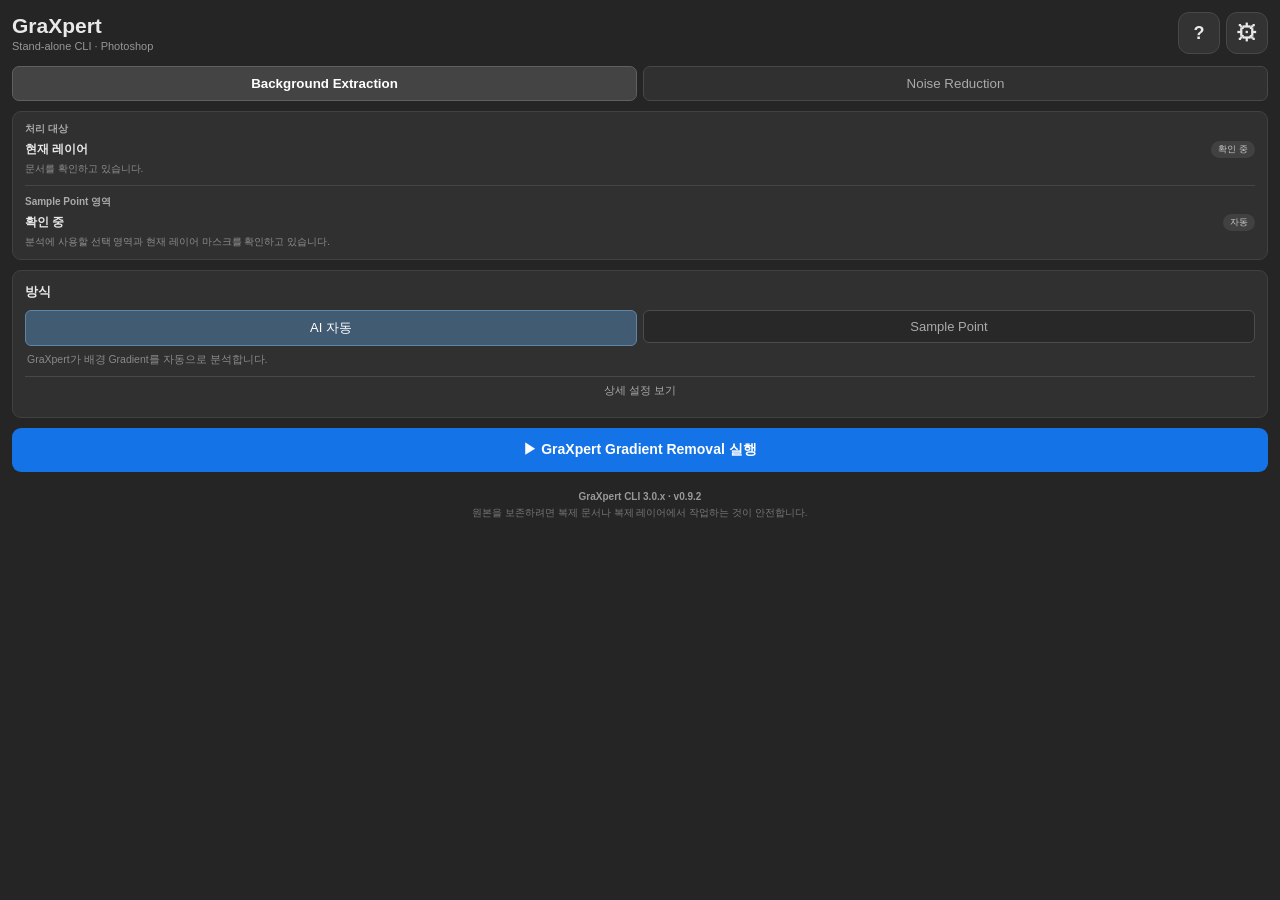
<file: GraXpert-Photoshop-Panel/client/index.html>
<!doctype html>
<html lang="ko">
<head>
  <meta charset="utf-8">
  <title>GraXpert</title>
  <link rel="stylesheet" href="style.css">
</head>
<body>
<div class="panel">
  <div class="header">
    <div>
      <div class="title">GraXpert</div>
      <div class="sub">Stand-alone CLI · Photoshop</div>
    </div>
    <div class="header-actions">
      <button id="helpBtn" class="badge help-btn" type="button" title="빠른 도움말" aria-label="빠른 도움말" aria-expanded="false" aria-controls="quickHelp">?</button>
      <button id="settingsBtn" class="badge settings-btn" type="button" title="설정" aria-label="설정" aria-pressed="false"><span class="settings-icon" aria-hidden="true">&#9881;&#65038;</span></button>
    </div>
  </div>

  <div id="quickHelp" class="quick-help hidden" role="region" aria-label="빠른 도움말">
    <div class="quick-help-header">
      <div>
        <div class="quick-help-title">GraXpert 도움말</div>
        <div class="quick-help-subtitle">v0.9.2 · Photoshop CEP Panel</div>
      </div>
      <button id="closeQuickHelp" type="button" title="도움말 닫기" aria-label="도움말 닫기">×</button>
    </div>

    <section class="quick-help-section">
      <h2>시작하기</h2>
      <ol>
        <li>Photoshop에서 처리할 RGB 픽셀 레이어를 선택합니다.</li>
        <li>설정에서 GraXpert 실행 파일 경로와 GPU 사용 여부를 확인합니다.</li>
        <li>Background Extraction 또는 Noise Reduction 탭을 선택해 실행합니다.</li>
      </ol>
      <p>결과는 원본을 변경하지 않고, 처리 시작 시 선택했던 레이어 바로 위에 새 레이어로 추가됩니다.</p>
    </section>

    <section class="quick-help-section">
      <h2>Background Extraction</h2>
      <p><strong>AI 자동</strong>은 GraXpert가 배경 Gradient를 자동 분석합니다. 처음 사용할 때 권장합니다.</p>
      <p><strong>Sample Point</strong>는 사용자가 확인한 배경 위치로 Gradient를 계산합니다. 자동 결과가 은하나 성운까지 어둡게 만들 때 사용하세요.</p>
      <ul>
        <li>[자동 생성]으로 초기 Point를 만듭니다.</li>
        <li>[Gradient Editor 열기]에서 Point를 추가·삭제·이동합니다.</li>
        <li>초록색 Point만 계산에 사용됩니다. 주황색과 빨간색은 위치 또는 품질 설정을 조정하세요.</li>
        <li>빠른 미리보기로 원본과 비교한 뒤 Photoshop에 적용해 전체 해상도 결과를 생성합니다.</li>
      </ul>
    </section>

    <section class="quick-help-section">
      <h2>선택 영역과 레이어 마스크</h2>
      <p><strong>Background Extraction:</strong> 선택 영역이나 현재 레이어 마스크는 Sample Point 분석 범위로만 사용합니다. Gradient 결과에는 마스크를 만들지 않습니다.</p>
      <p><strong>Noise Reduction:</strong> Photoshop 선택 영역을 우선 결과 마스크로 사용하며, 선택 영역이 없으면 현재 레이어 마스크를 복사합니다.</p>
    </section>

    <section class="quick-help-section">
      <h2>상세 설정</h2>
      <ul>
        <li><strong>Smoothing:</strong> 배경 모델을 부드럽게 만드는 정도이며 기본값은 0.50입니다.</li>
        <li><strong>Correction:</strong> 일반적인 광해는 Subtraction, 비네팅은 Division을 비교합니다.</li>
        <li><strong>Background Model:</strong> 선택하면 전체 해상도 모델을 숨김 레이어로 추가합니다.</li>
        <li><strong>Denoise Strength:</strong> 기본값 0.50에서 시작합니다.</li>
        <li><strong>Batch Size:</strong> 기본값 4이며 GPU 메모리 부족 시 2 또는 1로 낮춥니다.</li>
      </ul>
    </section>

    <section class="quick-help-section">
      <h2>문제가 있을 때</h2>
      <ul>
        <li>처리 중에는 패널, 원본 문서와 Gradient Editor를 닫지 마세요.</li>
        <li>처리 중 선택 레이어, 문서 이름 또는 캔버스 크기를 변경하지 마세요.</li>
        <li>GraXpert를 찾지 못하면 설정에서 GraXpert.exe를 다시 선택합니다.</li>
        <li>설치 문제가 있으면 Photoshop을 종료하고 Diagnose_Install.bat를 실행합니다.</li>
      </ul>
    </section>

    <div class="quick-help-note">이번 v0.9.2 배포에서는 Background Extraction과 Noise Reduction을 제공합니다.</div>
  </div>

  <div id="tabs" class="tabs">
    <button id="tabBg" class="tab active">Background Extraction</button>
    <button id="tabNeutral" class="tab hidden" aria-hidden="true" tabindex="-1">Color Calibration</button>
    <button id="tabDn" class="tab">Noise Reduction</button>
  </div>

  <div id="scopeCard" class="card processing-context-card">
    <div class="processing-context-block">
      <div class="processing-context-label">처리 대상</div>
      <div class="processing-context-row">
        <div id="backgroundTargetValue" class="processing-context-value">현재 레이어</div>
        <span id="backgroundTargetBadge" class="processing-context-badge checking">확인 중</span>
      </div>
      <div id="backgroundTargetHint" class="processing-context-hint">문서를 확인하고 있습니다.</div>
    </div>
    <div class="processing-context-divider"></div>
    <div class="processing-context-block">
      <div class="processing-context-label">Sample Point 영역</div>
      <div class="processing-context-row">
        <div id="backgroundMaskValue" class="processing-context-value">확인 중</div>
        <span id="backgroundMaskBadge" class="processing-context-badge checking">자동</span>
      </div>
      <div id="backgroundMaskHint" class="processing-context-hint">분석에 사용할 선택 영역과 현재 레이어 마스크를 확인하고 있습니다.</div>
    </div>
  </div>

  <div id="bgPanel">
    <div id="gradientCard" class="card">
      <div class="section-title">방식</div>
      <div class="segmented method-grid" role="radiogroup" aria-label="Background Extraction 방식">
        <label><input type="radio" name="gradientMethod" value="AI" checked><span>AI 자동</span></label>
        <label><input type="radio" name="gradientMethod" value="sample"><span>Sample Point</span></label>
      </div>
      <div id="gradientMethodHint" class="hint method-hint">GraXpert가 배경 Gradient를 자동으로 분석합니다.</div>

      <div id="gradientAdvancedBody" class="gradient-advanced-body hidden">
        <div id="gradientSampleMethod" class="gradient-sample-method hidden">
          <label for="gradientInterpolation">포인트 보간</label>
          <select id="gradientInterpolation">
            <option value="RBF" selected>RBF</option>
            <option value="Splines">Splines</option>
            <option value="Kriging">Kriging</option>
          </select>
          <div class="hint">배경 포인트 사이의 Gradient를 계산하는 방식을 선택합니다.</div>
        </div>

        <div class="spacer"></div>
        <div class="row between">
          <label class="section-title no-margin">Smoothing</label>
          <span id="smoothingValue" class="big-value">0.50</span>
        </div>
        <input id="smoothing" type="range" min="0" max="1" step="0.01" value="0.50">
        <div class="ticks"><span>0</span><span>0.5</span><span>1.0</span></div>

        <div class="spacer"></div>
        <div class="section-title">Correction</div>
        <div class="segmented">
          <label><input type="radio" name="correction" value="Subtraction" checked><span>Subtraction</span></label>
          <label><input type="radio" name="correction" value="Division"><span>Division</span></label>
        </div>

        <label class="check">
          <input id="addBackgroundLayer" type="checkbox">
          <span>Background Model 레이어 추가</span>
        </label>
        <div class="hint">전체 해상도 Model을 숨김 레이어로 가져옵니다.</div>
      </div>
      <button id="gradientAdvancedToggle" class="advanced-toggle" type="button" aria-expanded="false">상세 설정 보기</button>
    </div>
  </div>

  <div id="sampleCard" class="card hidden">
    <div class="row between">
      <div id="sampleCardTitle" class="section-title no-margin">Sample Point</div>
      <span id="sampleCount" class="sample-count">준비되지 않음</span>
    </div>
    <div class="sample-primary-actions">
      <button id="generateSamples" class="editor-main-btn">자동 생성</button>
      <button id="openSampleWindow" class="editor-main-btn sample-window-btn">Gradient Editor 열기</button>
    </div>

    <div id="sampleMainDetails" class="hidden" aria-hidden="true">
      <div id="qualityReport" class="quality-report sample-quality-summary">품질 분석 전</div>
      <div id="sampleScopeStatus" class="sample-scope-status">Point 생성 영역: 자동 감지 전<br>결과 적용 영역: 현재 레이어 전체</div>

      <div class="row between sample-option-row">
        <label for="pointsPerRow">행당 포인트</label>
        <input id="pointsPerRow" type="number" min="4" max="25" step="1" value="15">
      </div>
      <div class="hint">GraXpert 기본값 15입니다. 이미지 가로 한 줄의 Grid 포인트 수입니다.</div>

      <div class="row between sample-option-row">
        <label for="gridTolerance">Grid Tolerance</label>
        <input id="gridTolerance" type="number" min="-2" max="10" step="0.1" value="1.0">
      </div>
      <div class="hint">GraXpert 기본값 1.0입니다. 높을수록 더 밝은 배경 후보를 허용합니다.</div>

      <div id="selectionStatus" class="hint">Photoshop 선택 영역: 확인 전</div>

        <div class="quality-preset-title">추가 품질 검사</div>
        <div class="segmented quality-preset">
          <label title="패널 보강 검사를 끄고 GraXpert Grid Tolerance만 적용합니다."><input type="radio" name="qualityPreset" value="off"><span>Grid만 적용</span></label>
          <label><input type="radio" name="qualityPreset" value="relaxed"><span>느슨함</span></label>
          <label><input type="radio" name="qualityPreset" value="standard" checked><span>표준</span></label>
          <label><input type="radio" name="qualityPreset" value="strict"><span>엄격함</span></label>
        </div>

        <div class="editor-actions">
          <button id="autoSamples" class="small-btn">다시 자동 생성</button>
          <button id="undoSample" class="small-btn">마지막 삭제</button>
          <button id="clearSamples" class="small-btn">전체 삭제</button>
        </div>

        <div class="row between sample-option-row">
          <label for="sampleSize">Sample Size</label>
          <div class="number-with-unit">
            <input id="sampleSize" type="number" min="2" max="200" step="1" value="25">
            <span>px</span>
          </div>
        </div>
        <div class="hint">GraXpert 기본값 25입니다. 중심에서 한쪽으로 25px, 전체 약 50×50px 영역을 계산합니다.</div>

      <label class="check">
        <input id="selectionOnly" type="checkbox">
        <span>자동 생성을 Photoshop 선택 영역 내부로 제한</span>
      </label>
    </div>

    <div id="samplePreviewDisplayState" class="hidden" aria-hidden="true">
      <select id="stretchPreset">
        <option selected>No Stretch</option>
        <option>10% Bg, 3 sigma</option>
        <option>15% Bg, 3 sigma</option>
        <option>20% Bg, 3 sigma</option>
        <option>30% Bg, 2 sigma</option>
        <option>40% Bg, 1.5 sigma</option>
      </select>
      <output id="previewSaturationValue" for="previewSaturation">1.0</output>
      <input id="previewSaturation" type="range" min="0" max="3" step="0.1" value="1">
    </div>

    <button id="preparePreview" class="hidden" type="button">Preview 준비</button>
    <div id="sampleEditor" class="sample-editor hidden">
      <div id="sampleCanvasWrap" class="sample-canvas-wrap hidden">
        <canvas id="sampleCanvas"></canvas>
        <div id="sampleCanvasEmpty" class="sample-canvas-empty">Preview 준비 중</div>
      </div>
      <div id="pointQualityStatus" class="hidden">Point 품질 정보</div>
    </div>
  </div>

  <div id="dnPanel" class="hidden">
    <div id="denoiseScopeCard" class="card processing-context-card">
      <div class="processing-context-block">
        <div class="processing-context-label">처리 대상</div>
        <div class="processing-context-row">
          <div id="denoiseTargetValue" class="processing-context-value">현재 레이어</div>
          <span id="denoiseTargetBadge" class="processing-context-badge checking">확인 중</span>
        </div>
        <div id="denoiseTargetHint" class="processing-context-hint">문서를 확인하고 있습니다.</div>
      </div>
      <div class="processing-context-divider"></div>
      <div class="processing-context-block">
        <div class="processing-context-label">결과 마스크</div>
        <div class="processing-context-row">
          <div id="denoiseMaskValue" class="processing-context-value">확인 중</div>
          <span id="denoiseMaskBadge" class="processing-context-badge checking">자동</span>
        </div>
        <div id="denoiseMaskHint" class="processing-context-hint">선택 영역과 현재 레이어 마스크를 확인하고 있습니다.</div>
      </div>
    </div>

    <div class="card">
      <div class="section-title">Denoise</div>
      <div class="hint">기본 설정으로 바로 실행하거나 필요한 경우 상세 설정을 조정합니다.</div>
      <div id="denoiseAdvancedBody" class="denoise-advanced-body hidden">
        <div class="row between">
          <label class="section-title no-margin">Denoise Strength</label>
          <span id="strengthValue" class="big-value">0.50</span>
        </div>
        <input id="strength" type="range" min="0" max="1" step="0.01" value="0.50">
        <div class="ticks"><span>0</span><span>0.5</span><span>1.0</span></div>

        <div class="spacer"></div>
        <div class="row between">
          <label>Batch Size</label>
          <select id="batchSize">
            <option>1</option>
            <option>2</option>
            <option selected>4</option>
            <option>8</option>
            <option>16</option>
            <option>32</option>
          </select>
        </div>
        <div class="hint">VRAM이 부족하면 1~2로 낮추세요.</div>
      </div>
      <button id="denoiseAdvancedToggle" class="advanced-toggle" type="button" aria-expanded="false">상세 설정 보기</button>
    </div>
  </div>

  <div id="neutralPanel" class="hidden">
    <div id="neutralScopeCard" class="card">
      <div class="section-title">처리 범위</div>
      <div class="segmented neutral-scope-grid">
        <label class="neutral-scope-option"
          data-description="지정 영역이 있으면 배경 분석에 사용하되, 결과는 현재 레이어 전체에 적용합니다."
          title="지정 영역이 있으면 배경 분석에 사용하되, 결과는 현재 레이어 전체에 적용합니다.">
          <input id="neutralScopeLayer" type="radio" name="neutralScope" value="layer" checked>
          <span>현재 레이어</span>
        </label>
        <label class="neutral-scope-option"
          data-description="선택 영역 또는 현재 레이어 마스크를 분석하고, 결과 레이어에도 같은 영역 마스크를 적용합니다."
          title="선택 영역 또는 현재 레이어 마스크를 분석하고, 결과 레이어에도 같은 영역 마스크를 적용합니다.">
          <input id="neutralSkyOnly" type="radio" name="neutralScope" value="sky">
          <span>지정 영역</span>
        </label>
      </div>
      <div id="neutralMaskStatus" class="hint scope-hint neutral-scope-status">분석: 확인 전 · 결과: 현재 레이어 전체</div>
    </div>

    <div id="neutralCard" class="card active-stretch-card">
      <div class="section-title">배경 중화</div>
      <div class="hint">현재 선형 레이어의 배경을 분석해 RGB 색상 균형을 맞춥니다.</div>

      <div id="neutralPointSlot"></div>

      <div id="neutralEstimateStatus" class="neutral-mask-status">
        배경 분석 후 보정 필요도와 예상 RGB 이동량을 표시합니다.
      </div>

      <div class="preview-saturation active-strength">
        <div class="row between">
          <label for="neutralStrength">보정 강도</label>
          <output id="neutralStrengthValue" for="neutralStrength">100%</output>
        </div>
        <input id="neutralStrength" type="range" min="0" max="100" step="5" value="100">
      </div>

      <button id="neutralizeActiveLayer" class="editor-main-btn">중화 레이어 생성</button>

      <div id="neutralInternalState" class="hidden" aria-hidden="true">
        <button id="neutralAnalyze" type="button">배경 분석</button>
        <output id="neutralSampleCount">0 usable points</output>
        <div id="neutralAnalysisStatus">자동 분석 전</div>
      </div>
      <div class="hint neutral-final-hint">원본은 유지되며 결과는 현재 레이어 바로 위에 생성됩니다.</div>
    </div>
  </div>

  <div id="runtimeCard" class="card hidden">
    <label class="check prominent">
      <input id="useGpu" type="checkbox" checked>
      <span>GPU acceleration</span>
    </label>

    <div class="section-title path-title">GraXpert 실행 파일</div>
    <div class="path-row">
      <input id="exePath" type="text" value="GraXpert.exe" spellcheck="false">
      <button id="browsePath" class="small-btn">찾기</button>
      <button id="savePath" class="small-btn">저장</button>
    </div>
    <div class="hint">PATH 미등록 시 GraXpert.exe 전체 경로를 입력하세요.</div>
  </div>

  <div class="execution-area" aria-label="처리 실행 및 상태">
    <button id="runBtn" class="run-btn">
      <span>▶</span>
      <span id="runText">GraXpert Gradient Removal 실행</span>
    </button>

    <div id="progressWrap" class="progress-wrap hidden" role="status" aria-live="polite">
      <div class="progress"><div id="progressBar"></div></div>
      <div class="progress-status-row">
        <div id="status" class="status">준비 중</div>
        <button id="cancelRunBtn" class="cancel-run hidden" type="button">처리 취소</button>
      </div>
    </div>

    <div id="message" class="message" aria-live="polite"></div>
  </div>

  <div id="footer" class="footer">
    <div class="footer-version">GraXpert CLI 3.0.x · v0.9.2</div>
    <div>원본을 보존하려면 복제 문서나 복제 레이어에서 작업하는 것이 안전합니다.</div>
  </div>
</div>
<script src="main.js"></script>
</body>
</html>
</file>
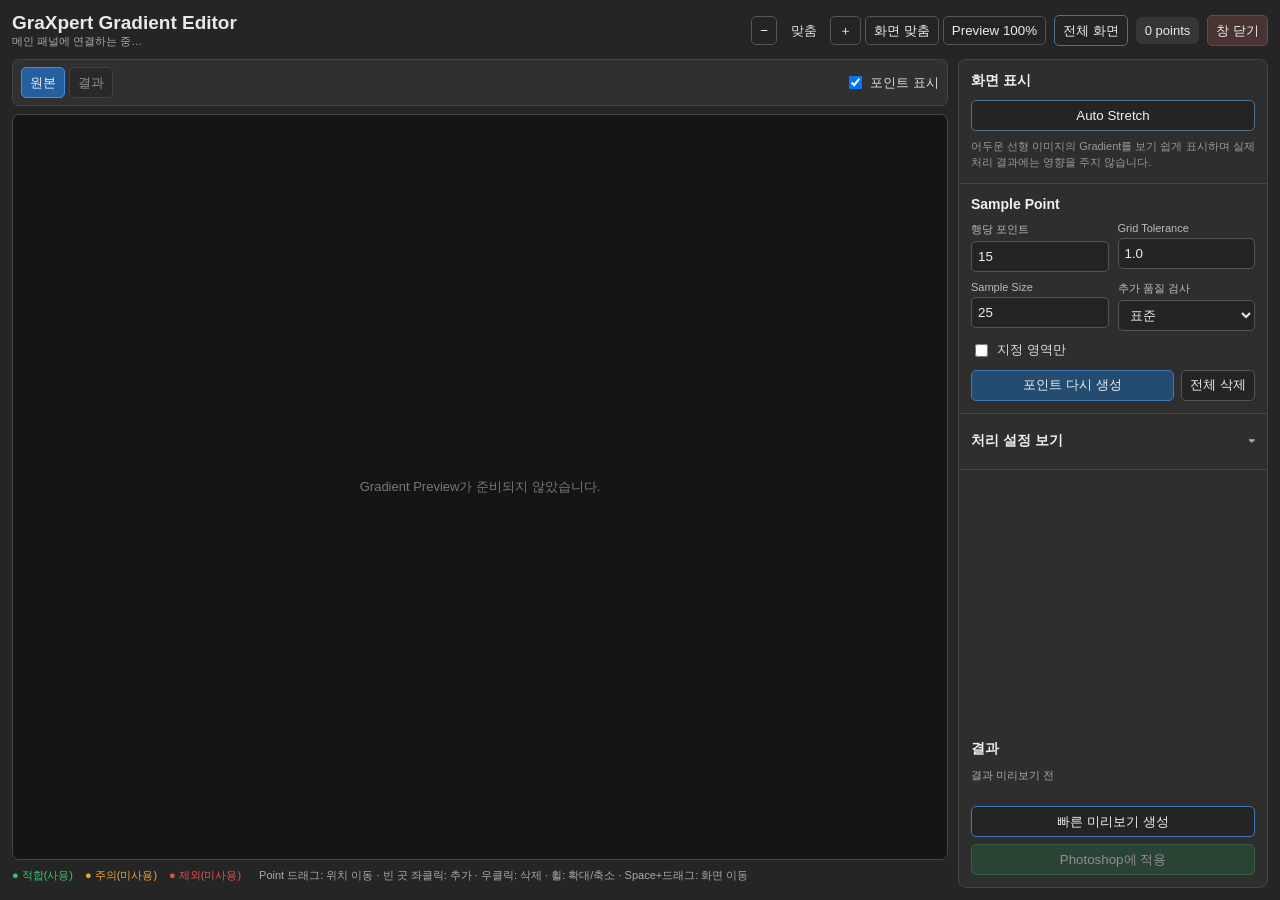
<file: GraXpert-Photoshop-Panel/client/gradient-editor-window.html>
<!doctype html>
<html lang="ko">
<head>
  <meta charset="utf-8">
<title>GraXpert Gradient Editor</title>
  <link rel="stylesheet" href="sample-editor-window.css">
</head>
<body data-editor-mode="background">
  <header>
    <div>
      <h1>GraXpert Gradient Editor</h1>
      <div id="selectionStatus" class="sub">메인 패널에 연결하는 중…</div>
    </div>
    <div class="header-actions">
      <div class="zoom-controls" aria-label="Preview 확대 및 축소">
        <button id="zoomOut" type="button" title="축소">−</button>
        <output id="zoomValue">맞춤</output>
        <button id="zoomIn" type="button" title="확대">＋</button>
        <button id="zoomFit" type="button">화면 맞춤</button>
        <button id="zoomActual" type="button">Preview 100%</button>
      </div>
      <button id="toggleFullscreen" class="fullscreen-btn" type="button" title="모니터 작업 영역에 맞춤" aria-pressed="false">전체 화면</button>
      <div id="gridStatus" class="grid-status hidden">포인트 재생성 필요</div>
      <div id="sampleCount" class="count">0 points</div>
      <button id="closeEditor" class="close-btn">창 닫기</button>
    </div>
  </header>

  <div class="editor-workspace">
    <section class="preview-pane" aria-label="Gradient Preview">
      <div class="preview-toolbar">
        <div class="view-switch" aria-label="Preview 표시">
          <button id="viewOriginal" class="active" type="button">원본</button>
          <button id="viewResult" type="button" disabled>결과</button>
        </div>
        <label class="point-visibility" title="원본과 결과를 비교할 때 Sample Point 사각형을 표시하거나 숨깁니다.">
          <input id="showPoints" type="checkbox" checked> 포인트 표시
        </label>
      </div>

      <main id="canvasWrap">
        <canvas id="sampleCanvas"></canvas>
        <div id="emptyMessage">Gradient Preview가 준비되지 않았습니다.</div>
        <div id="contextWarningOverlay" class="context-warning-overlay hidden" role="alert"></div>
        <div id="resultBusyOverlay" class="result-busy-overlay hidden" role="status" aria-live="polite">
          <span class="busy-spinner" aria-hidden="true"></span>
          <strong>Gradient 결과 생성 중…</strong>
          <span>계산이 끝날 때까지 잠시 기다려 주세요.</span>
        </div>
      </main>

      <footer>
        <div class="legend"><span class="good">● 적합(사용)</span><span class="warning">● 주의(미사용)</span><span class="exclude">● 제외(미사용)</span></div>
        <div id="pointInfo">Point 드래그: 위치 이동 · 빈 곳 좌클릭: 추가 · 우클릭: 삭제 · 휠: 확대/축소 · Space+드래그: 화면 이동</div>
        <div id="qualityReport"></div>
      </footer>
    </section>

    <aside class="control-sidebar" aria-label="Gradient Editor 설정">
      <section class="sidebar-section display-section">
        <h2>화면 표시</h2>
        <button id="autoStretch" class="auto-stretch-toggle wide-button" type="button"
          title="광해와 색상 Gradient 확인을 위한 강한 40% Background, 1.5 sigma Stretch입니다. 원본과 결과에 동일하게 적용하며 실제 결과에는 영향이 없습니다."
          aria-pressed="false">Auto Stretch</button>
        <p class="sidebar-hint">어두운 선형 이미지의 Gradient를 보기 쉽게 표시하며 실제 처리 결과에는 영향을 주지 않습니다.</p>
      </section>

      <section class="sidebar-section sample-section">
        <h2>Sample Point</h2>
        <div class="sidebar-field-grid">
          <label title="GraXpert Points per row 값입니다. 이미지 가로 한 줄에 배치할 Grid 포인트 수입니다.">행당 포인트
            <input id="pointsPerRow" type="number" min="4" max="25" step="1" value="15">
          </label>
          <label title="배경 밝기 허용 범위입니다. 기본 1.0이며, 높일수록 밝은 광해 영역도 후보로 허용합니다.">Grid Tolerance
            <input id="gridTolerance" type="number" min="-2" max="10" step="0.1" value="1.0">
          </label>
          <label title="GraXpert sample_size 값입니다. 25이면 포인트 주변 약 50×50px 영역을 계산합니다.">Sample Size
            <input id="sampleSize" type="number" min="2" max="200" step="1" value="25">
          </label>
          <label title="Grid만 적용은 추가 검사를 끄고 GraXpert Grid Tolerance만 사용합니다. 나머지는 별과 천체 구조를 한 번 더 검사합니다.">추가 품질 검사
            <select id="qualityPreset">
              <option value="off">Grid만 적용</option>
              <option value="relaxed">느슨함</option>
              <option value="standard" selected>표준</option>
              <option value="strict">엄격함</option>
            </select>
          </label>
        </div>
        <label class="sidebar-check"><input id="selectionOnly" type="checkbox"> <span id="selectionOnlyLabel">지정 영역만</span></label>
        <div class="sidebar-button-row">
          <button id="autoSamples" class="primary-button" type="button">포인트 다시 생성</button>
          <button id="clearSamples" type="button">전체 삭제</button>
        </div>
      </section>

      <section class="sidebar-section processing-section">
        <button id="processingToggle" class="section-toggle" type="button" aria-expanded="false">처리 설정 보기</button>
        <div id="processingBody" class="processing-body hidden">
          <label>포인트 보간
            <select id="editorInterpolation">
              <option value="RBF">RBF</option>
              <option value="Splines">Splines</option>
              <option value="Kriging">Kriging</option>
            </select>
          </label>
          <label>Correction
            <select id="editorCorrection">
              <option value="Subtraction">Subtraction</option>
              <option value="Division">Division</option>
            </select>
          </label>
          <label class="smoothing-control">Smoothing <output id="editorSmoothingValue">0.50</output>
            <input id="editorSmoothing" type="range" min="0" max="1" step="0.01" value="0.50">
          </label>
          <label class="sidebar-check"><input id="editorAddBackgroundLayer" type="checkbox"> Background Model 레이어 추가</label>
        </div>
      </section>

      <section class="sidebar-section result-section">
        <h2>결과</h2>
        <div id="resultStatus" class="result-status">결과 미리보기 전</div>
        <button id="generateResult" class="result-generate wide-button" type="button" title="GraXpert를 실행하지 않고 축소 Preview에서 빠르게 계산합니다.">빠른 미리보기 생성</button>
        <button id="cancelResult" class="hidden wide-button" type="button">처리 취소</button>
        <button id="applyResult" class="result-apply wide-button" type="button" disabled>Photoshop에 적용</button>
      </section>
    </aside>
  </div>

  <script src="sample-editor-window.js"></script>
</body>
</html>
</file>
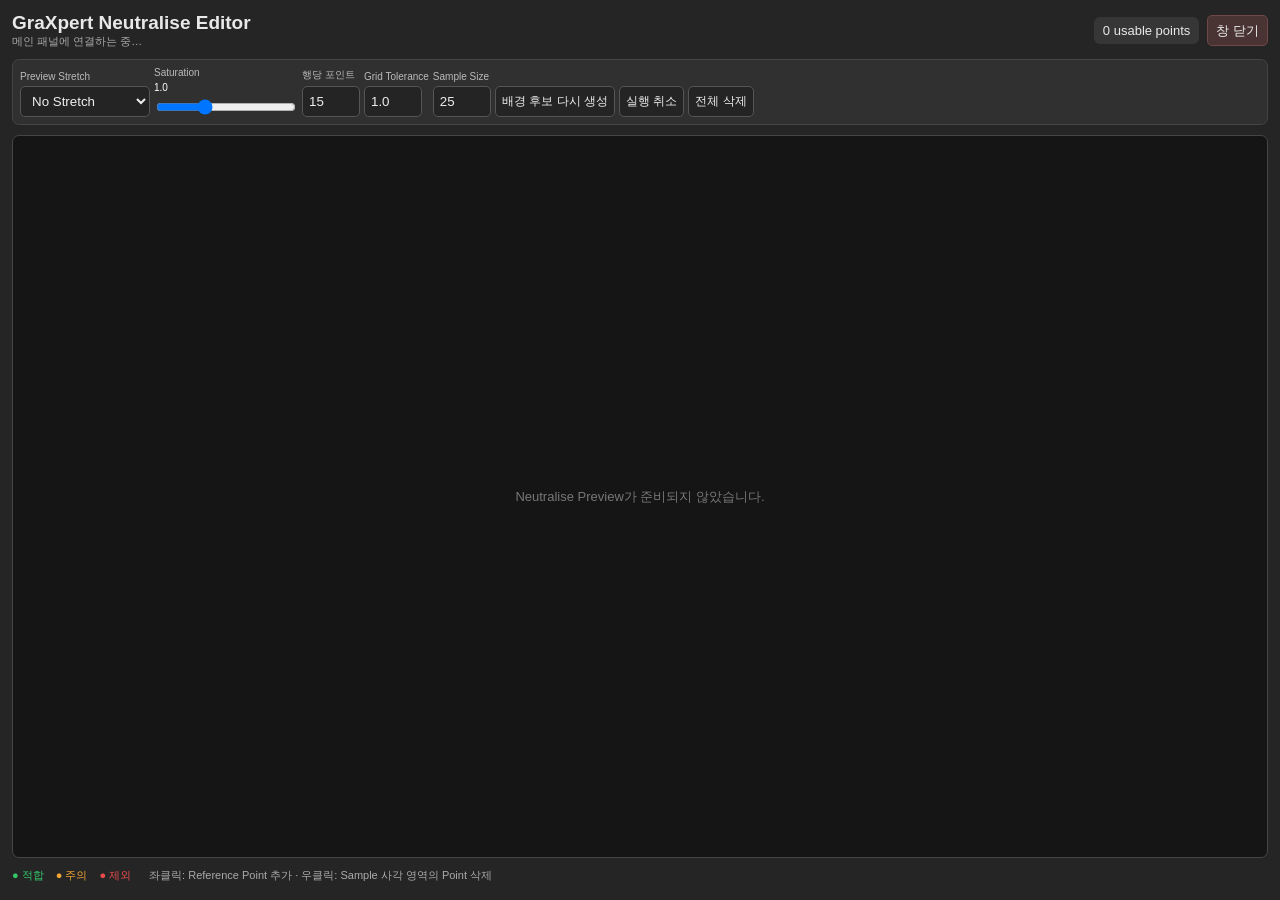
<file: GraXpert-Photoshop-Panel/client/neutral-editor-window.html>
<!doctype html>
<html lang="ko">
<head>
  <meta charset="utf-8">
  <title>GraXpert Neutralise Editor</title>
  <link rel="stylesheet" href="sample-editor-window.css">
</head>
<body data-editor-mode="neutralize">
  <header>
    <div>
      <h1>GraXpert Neutralise Editor</h1>
      <div id="selectionStatus" class="sub">메인 패널에 연결하는 중…</div>
    </div>
    <div class="header-actions">
      <div id="sampleCount" class="count">0 usable points</div>
      <button id="closeEditor" class="close-btn" type="button">창 닫기</button>
    </div>
  </header>

  <div class="toolbar">
    <label class="preview-stretch-label">Preview Stretch
      <select id="stretchPreset">
        <option>No Stretch</option>
        <option>10% Bg, 3 sigma</option>
        <option>15% Bg, 3 sigma</option>
        <option>20% Bg, 3 sigma</option>
        <option>30% Bg, 2 sigma</option>
        <option>40% Bg, 1.5 sigma</option>
      </select>
    </label>
    <label class="saturation-label">Saturation <output id="saturationValue">1.0</output>
      <input id="saturation" type="range" min="0" max="3" step="0.1" value="1">
    </label>
    <label title="GraXpert Points per row 값입니다. 이미지 가로 한 줄에 배치할 Grid 포인트 수입니다.">행당 포인트
      <input id="pointsPerRow" type="number" min="4" max="25" step="1" value="15">
    </label>
    <label title="GraXpert Grid Tolerance 값입니다. 높을수록 더 밝은 배경 후보도 허용합니다.">Grid Tolerance
      <input id="gridTolerance" type="number" min="-2" max="10" step="0.1" value="1.0">
    </label>
    <label title="GraXpert sample_size 값입니다. 25이면 포인트 주변 약 50×50px 영역을 계산합니다.">Sample Size
      <input id="sampleSize" type="number" min="2" max="200" step="1" value="25">
    </label>
    <label class="check hidden"><input id="selectionOnly" type="checkbox"> <span id="selectionOnlyLabel">분석 영역만</span></label>
    <div class="editor-button-group">
      <button id="autoSamples" type="button">배경 후보 다시 생성</button>
      <button id="undoSample" type="button">실행 취소</button>
      <button id="clearSamples" type="button">전체 삭제</button>
    </div>
  </div>

  <main id="canvasWrap">
    <canvas id="sampleCanvas"></canvas>
    <div id="emptyMessage">Neutralise Preview가 준비되지 않았습니다.</div>
  </main>

  <footer>
    <div class="legend"><span class="good">● 적합</span><span class="warning">● 주의</span><span class="exclude">● 제외</span></div>
    <div id="pointInfo">좌클릭: Reference Point 추가 · 우클릭: Sample 사각 영역의 Point 삭제</div>
    <div id="qualityReport"></div>
  </footer>

  <script src="sample-editor-window.js"></script>
</body>
</html>
</file>
<file: GraXpert-Photoshop-Panel/client/style.css>
* { box-sizing: border-box; }
html, body {
  margin: 0; padding: 0;
  background: #252525; color: #e9e9e9;
  font-family: "Segoe UI", Arial, sans-serif;
  font-size: 13px;
}
body { padding: 12px; }
.header { display:flex; justify-content:space-between; align-items:center; margin-bottom:12px; }
.title { font-size:21px; font-weight:700; }
.sub { color:#979797; font-size:11px; margin-top:2px; }
.header-actions { display:flex; align-items:center; gap:6px; }
.badge {
  width:42px; height:42px; border-radius:11px; background:#333;
  border:1px solid #484848; display:flex; align-items:center; justify-content:center; font-weight:700;
  color:#e9e9e9;
}
.settings-btn { padding:0; cursor:pointer; font-family:inherit; font-size:13px; }
.help-btn { padding:0; cursor:pointer; font-family:inherit; font-size:18px; }
.settings-icon { font-family:"Segoe UI Symbol", sans-serif; font-size:22px; line-height:1; }
.settings-btn:hover, .help-btn:hover { background:#414141; border-color:#626262; }
.settings-btn.active, .help-btn.active { background:#365b7d; border-color:#6690b4; color:#fff; }
.quick-help {
  margin:0; padding:12px; border:1px solid #4b5e70; border-radius:9px;
  background:#2b333a;
}
.quick-help-header { display:flex; align-items:flex-start; justify-content:space-between; margin-bottom:12px; }
.quick-help-title { color:#f0f0f0; font-size:16px; font-weight:700; }
.quick-help-subtitle { margin-top:2px; color:#8fa0ad; font-size:10px; }
.quick-help-header button {
  width:24px; height:24px; padding:0; border:0; border-radius:4px;
  background:transparent; color:#bbb; font-size:18px; line-height:1; cursor:pointer;
}
.quick-help-header button:hover { background:#424b53; color:#fff; }
.quick-help-section { padding:10px 0; border-top:1px solid #46525c; }
.quick-help-section h2 { margin:0 0 7px; color:#e5edf3; font-size:12px; }
.quick-help-section p { margin:5px 0; color:#b8c0c6; font-size:10.5px; line-height:1.5; }
.quick-help-section ul, .quick-help-section ol { margin:5px 0 0; padding-left:19px; color:#b8c0c6; font-size:10.5px; line-height:1.55; }
.quick-help-section li + li { margin-top:3px; }
.quick-help-section strong { color:#e4e8eb; }
.quick-help-note { margin-top:6px; padding-top:7px; border-top:1px solid #46525c; color:#9eabb5; font-size:10px; line-height:1.45; }
.tabs { display:flex; gap:6px; margin-bottom:10px; }
.tab {
  flex:1; border:1px solid #484848; background:#303030; color:#aaa;
  border-radius:7px; padding:9px 5px; cursor:pointer;
}
.tab.active { background:#444; color:#fff; border-color:#606060; font-weight:600; }

.card {
  background:#303030; border:1px solid #414141; border-radius:9px;
  padding:12px; margin-bottom:10px;
}
.row { display:flex; align-items:center; gap:8px; }
.between { justify-content:space-between; }
.section-title { font-weight:600; margin-bottom:9px; }
.no-margin { margin-bottom:0; }
.big-value { font-size:17px; font-weight:700; font-variant-numeric:tabular-nums; }

input[type="range"] { width:100%; margin:11px 0 2px 0; }
.ticks { display:flex; justify-content:space-between; color:#808080; font-size:10px; }
.spacer { height:12px; }

.radio {
  display:grid; grid-template-columns:20px 1fr; grid-template-rows:auto auto;
  padding:6px 2px; cursor:pointer;
}
.radio input { grid-row:1/3; margin-top:4px; }
.radio span { font-weight:500; }
.radio small { color:#8e8e8e; margin-top:2px; }

.segmented { display:flex; gap:6px; }
.segmented label { flex:1; position:relative; }
.segmented input { position:absolute; opacity:0; }
.segmented label > span {
  display:block; text-align:center; padding:8px;
  border:1px solid #4c4c4c; border-radius:6px; background:#282828; color:#aaa; cursor:pointer;
}
.segmented input:checked + span { background:#505050; color:#fff; border-color:#707070; }
.method-grid { display:grid; grid-template-columns:repeat(2, 1fr); }
.method-grid input:checked + span { background:#405b72; border-color:#6084a3; }
.method-hint { min-height:14px; margin:6px 2px 0; line-height:1.35; }
.gradient-sample-method {
  display:grid; grid-template-columns:1fr auto; align-items:center; gap:7px;
  margin-top:10px; padding:9px; border-radius:6px; background:#292929;
}
.gradient-sample-method .hint { grid-column:1/3; margin-top:0; }
.gradient-advanced-body { padding-top:1px; }
.scope-hint { min-height:28px; line-height:1.35; margin-top:7px; }
.processing-context-card { padding-top:10px; padding-bottom:10px; }
.processing-context-block { min-width:0; }
.processing-context-label { margin-bottom:5px; color:#aaa; font-size:10px; font-weight:600; }
.processing-context-row { display:flex; align-items:center; justify-content:space-between; gap:8px; }
.processing-context-value {
  min-width:0; overflow:hidden; color:#e7e7e7; font-size:12px; font-weight:600;
  text-overflow:ellipsis; white-space:nowrap;
}
.processing-context-badge {
  flex:0 0 auto; padding:2px 7px; border-radius:9px;
  background:#315f42; color:#bce8c7; font-size:9px;
}
.processing-context-badge.checking, .processing-context-badge.neutral { background:#414141; color:#c9c9c9; }
.processing-context-badge.error { background:#653d3d; color:#ffc0c0; }
.processing-context-hint { min-height:14px; margin-top:4px; color:#8d8d8d; font-size:10px; line-height:1.35; }
.processing-context-divider { height:1px; margin:9px 0; background:#454545; }

.check { display:flex; align-items:center; gap:7px; margin-top:12px; color:#c5c5c5; }
.check.prominent { margin-top:0; font-weight:500; }
.path-title { margin-top:13px; }
.path-row { display:flex; gap:6px; }
.path-row input {
  flex:1; min-width:0; padding:7px 8px; border-radius:5px;
  background:#222; color:#ddd; border:1px solid #484848; outline:none;
}
.small-btn {
  background:#444; color:#eee; border:1px solid #555;
  padding:6px 10px; border-radius:5px; cursor:pointer;
}
select {
  background:#242424; border:1px solid #4a4a4a; color:#eee;
  border-radius:5px; padding:4px 22px 4px 7px;
}
.hint { color:#898989; font-size:10.5px; margin-top:6px; }

.sample-count { color:#b8b8b8; font-size:11px; font-variant-numeric:tabular-nums; }
.sample-compact {
  margin-top:11px; padding-top:11px; border-top:1px solid #454545;
}
.editor-main-btn {
  width:100%; margin-top:11px; padding:8px; border-radius:6px;
  border:1px solid #555; background:#3f3f3f; color:#eee; cursor:pointer;
}
.sample-window-btn { background:#365b7d; border-color:#50789b; }
.sample-window-btn:hover { background:#416b91; }
.sample-primary-actions { display:grid; grid-template-columns:1fr 1fr; gap:6px; }
.sample-primary-actions .editor-main-btn { margin-top:9px; }
.sample-quality-summary { min-height:29px; }
.sample-scope-status {
  margin-top:6px; padding:7px 8px; border-radius:5px; background:#292929;
  color:#aaa; font-size:10px; line-height:1.5; white-space:pre-line;
}
.sample-editor { margin-top:10px; }
.sample-canvas-wrap {
  position:relative; width:100%; min-height:120px; max-height:360px;
  overflow:hidden; display:flex; align-items:center; justify-content:center;
  background:#181818; border:1px solid #454545; border-radius:6px;
}
#sampleCanvas { display:block; max-width:100%; cursor:crosshair; }
.sample-canvas-empty {
  position:absolute; inset:0; display:flex; align-items:center; justify-content:center;
  color:#777; font-size:11px; pointer-events:none;
}
.quality-legend { display:flex; gap:10px; margin-top:6px; color:#aaa; font-size:10px; }
.quality-legend span { display:inline-flex; align-items:center; gap:4px; }
.quality-dot { display:inline-block; width:6px; height:6px; border-radius:50%; }
.quality-dot.good { background:#34c76a; }
.quality-dot.warning { background:#f4a634; }
.quality-dot.exclude { background:#eb4c4c; }
.quality-preset-title { margin-top:10px; margin-bottom:5px; color:#ccc; font-size:11px; }
.quality-preset { grid-template-columns:repeat(4, 1fr); }
.stretch-select { width:100%; }
.preview-saturation {
  margin-top:8px; padding:8px 9px; border-radius:6px; background:#292929;
  color:#ddd; font-size:11px;
}
.preview-saturation output {
  min-width:31px; padding:3px 5px; border:1px solid #5b6168; border-radius:5px;
  background:#363a3e; color:#f0f0f0; text-align:center; font-size:11px;
}
.preview-saturation input[type="range"] { width:100%; margin:8px 0 0; }
.compact-check { margin-top:7px; }
.neutral-scope-grid { display:grid; grid-template-columns:1fr 1fr; }
.neutral-scope-grid span { padding:9px 3px; font-size:11px; white-space:nowrap; }
.neutral-scope-status { white-space:normal; }
.neutral-scope-status.ready { color:#a8e3af; }
.neutral-scope-status.warning { color:#f1c27d; }
.neutral-mask-status {
  margin-top:6px; padding:6px 8px; border-radius:5px; background:#242424;
  color:#aaa; font-size:10px; line-height:1.5; white-space:pre-line;
}
.neutral-mask-status.ready { color:#a8e3af; }
.neutral-mask-status.warning { color:#f1c27d; }
.advanced-toggle {
  width:100%; margin-top:10px; padding:7px; border:0; border-top:1px solid #484848;
  background:transparent; color:#aaa; font-size:10.5px; cursor:pointer;
}
.advanced-toggle:hover, .advanced-toggle.active { color:#e5e5e5; }
.denoise-advanced-body { padding-top:10px; }
.neutral-final-hint { text-align:center; }
.quality-report {
  margin-top:7px; padding:6px 7px; border-radius:5px; background:#222;
  color:#aaa; font-size:10px; line-height:1.45; white-space:pre-line;
}
.editor-actions { display:grid; grid-template-columns:repeat(3, 1fr); gap:5px; margin-top:9px; }
.editor-actions .small-btn { padding:6px 3px; font-size:11px; }
.sample-option-row { margin-top:11px; }
.number-with-unit { display:flex; align-items:center; gap:5px; }
.number-with-unit input {
  width:62px; padding:5px 6px; border-radius:5px; background:#222;
  color:#eee; border:1px solid #484848;
}

.execution-area { margin-top:2px; }
.run-btn {
  width:100%; border:0; border-radius:9px; padding:13px 10px;
  font-size:14px; font-weight:700; background:#1473e6; color:#fff; cursor:pointer;
}
.run-btn:hover { background:#1683f8; }
.run-btn:disabled { opacity:.55; cursor:default; }

.progress-wrap { margin-top:10px; }
.progress { height:5px; background:#3c3c3c; border-radius:4px; overflow:hidden; }
#progressBar { width:0%; height:100%; background:#aaa; transition:width .2s; }
.status { color:#aaa; font-size:11px; margin-top:5px; }
.progress-status-row { display:flex; align-items:center; justify-content:space-between; gap:8px; }
.progress-status-row .status { flex:1; white-space:pre-line; overflow:hidden; }
.cancel-run {
  flex:0 0 auto; min-height:28px; margin-top:5px; padding:4px 9px;
  border:1px solid #765050; border-radius:5px; background:#493333; color:#f0d6d6;
  font-size:11px; cursor:pointer;
}
.cancel-run:hover { background:#623d3d; }
.cancel-run:disabled { opacity:.55; cursor:default; }
.message { white-space:pre-wrap; margin-top:8px; font-size:11px; max-height:130px; overflow:auto; }
.message.error { color:#ff9b9b; }
.message.ok { color:#a8e3af; }
.footer { color:#777; font-size:10px; line-height:1.4; text-align:center; margin-top:10px; }
.footer-version { color:#999; font-weight:600; margin-bottom:2px; }
.hidden { display:none !important; }

.panel-busy .card,
.panel-busy .tabs{
  opacity:.72;
}
.panel-busy input,
.panel-busy select,
.panel-busy .tab,
.panel-busy .small-btn{
  pointer-events:none;
}
</file>
<file: GraXpert-Photoshop-Panel/client/sample-editor-window.css>
* { box-sizing:border-box; }
html, body { width:100%; height:100%; margin:0; overflow:hidden; }
body {
  display:flex; flex-direction:column; padding:12px; gap:10px;
  background:#252525; color:#e9e9e9; font:13px "Segoe UI", Arial, sans-serif;
}
header { display:flex; align-items:center; justify-content:space-between; gap:15px; }
h1 { margin:0; font-size:19px; }
.sub, footer { color:#aaa; font-size:11px; }
.header-actions { display:flex; align-items:center; gap:8px; }
.zoom-controls { display:flex; align-items:center; gap:4px; }
.zoom-controls button { height:29px; padding:0 8px; white-space:nowrap; }
.zoom-controls output {
  min-width:45px; color:#ddd; text-align:center; font-variant-numeric:tabular-nums;
}
.count { padding:6px 9px; border-radius:6px; background:#363636; font-variant-numeric:tabular-nums; }
.grid-status {
  padding:6px 9px; border:1px solid #80652d; border-radius:6px;
  background:#4a3c22; color:#ffd27a; font-weight:600; white-space:nowrap;
}
.fullscreen-btn { border-color:#4f7190; white-space:nowrap; }
.fullscreen-btn.active { background:#365b7d; border-color:#6690b4; color:#fff; }
.auto-stretch-toggle { flex:0 0 auto; min-width:110px; border-color:#4f7190; }
.auto-stretch-toggle.active { background:#245f9f; border-color:#438ee4; color:#fff; }
.close-btn { background:#493333; border-color:#704747; }
.close-btn:hover { background:#623d3d; }
.toolbar {
  display:flex; flex-wrap:nowrap; align-items:end; gap:6px; padding:8px;
  overflow-x:auto; overflow-y:hidden;
  border:1px solid #444; border-radius:7px; background:#303030;
}
.toolbar label { display:flex; flex:0 0 auto; flex-direction:column; gap:4px; color:#bbb; font-size:11px; }
.toolbar .check { flex-direction:row; align-items:center; padding-bottom:7px; white-space:nowrap; }
select, input[type="number"], button {
  height:31px; border:1px solid #555; border-radius:5px; background:#242424; color:#eee;
}
select { min-width:150px; padding:0 7px; }
.preview-stretch-label select { min-width:150px; width:150px; }
.compact-select select { min-width:92px; width:96px; }
input[type="number"] { width:64px; padding:0 7px; }
button { padding:0 8px; cursor:pointer; }
button:hover { background:#444; }
.editor-button-group { display:flex; flex:0 0 auto; flex-wrap:nowrap; gap:6px; align-items:end; margin-left:auto; }
.editor-button-group button { flex:0 0 auto; white-space:nowrap; }
.result-toolbar {
  display:flex; align-items:center; gap:7px; padding:8px;
  border:1px solid #444; border-radius:7px; background:#303030;
}
.view-switch { display:flex; gap:4px; }
.view-switch button.active { border-color:#438ee4; background:#245f9f; }
.point-visibility {
  display:flex; align-items:center; gap:5px; color:#ddd; white-space:nowrap; cursor:pointer;
}
.result-status { flex:1; min-width:120px; color:#aaa; font-size:11px; }
.result-status.ready { color:#62d98e; }
.result-status.error, .result-status.outdated { color:#f0b761; }
.result-status.busy { color:#79b9ff; animation:busyPulse 1.2s ease-in-out infinite; }
.result-generate { border-color:#3d78b8; }
.result-generate.busy::before {
  content:""; display:inline-block; width:11px; height:11px; margin-right:6px;
  vertical-align:-1px; border:2px solid rgba(255,255,255,.35); border-top-color:#fff;
  border-radius:50%; animation:busySpin .8s linear infinite;
}
.result-apply { border-color:#3f8f5e; background:#285b3b; }
.result-apply:not(:disabled):hover { background:#34784d; }
button:disabled { cursor:default; opacity:.5; }
.saturation-label { min-width:200px; }
.saturation-label output { color:#fff; }
input[type="range"] { width:200px; }
#canvasWrap {
  position:relative; flex:1; min-height:150px; overflow:auto;
  border:1px solid #454545; border-radius:7px; background:#151515;
}
#sampleCanvas { display:block; margin:auto; cursor:crosshair; }
#sampleCanvas.panning { cursor:grabbing; }
#sampleCanvas.point-dragging { cursor:move; }
#emptyMessage {
  position:absolute; inset:0; display:flex; align-items:center; justify-content:center; color:#777;
}
.result-busy-overlay {
  position:absolute; left:50%; top:50%; z-index:3; transform:translate(-50%, -50%);
  display:flex; min-width:280px; flex-direction:column; align-items:center; gap:8px;
  padding:18px 24px; border:1px solid #4d78a5; border-radius:9px;
  background:rgba(30, 38, 47, .94); color:#dcecff; box-shadow:0 8px 28px rgba(0,0,0,.5);
  pointer-events:none; text-align:center;
}
.result-busy-overlay > span:last-child { color:#aebdca; font-size:11px; }
.context-warning-overlay {
  position:absolute; left:50%; top:14px; z-index:4; transform:translateX(-50%);
  width:min(620px, calc(100% - 28px)); padding:10px 14px;
  border:1px solid #9a6b2e; border-radius:7px; background:rgba(73, 51, 25, .96);
  color:#ffd28a; box-shadow:0 5px 18px rgba(0,0,0,.45); text-align:center;
  pointer-events:none;
}
.busy-spinner {
  width:28px; height:28px; border:3px solid rgba(121,185,255,.25);
  border-top-color:#79b9ff; border-radius:50%; animation:busySpin .8s linear infinite;
}
@keyframes busySpin { to { transform:rotate(360deg); } }
@keyframes busyPulse { 50% { opacity:.55; } }
footer { display:grid; grid-template-columns:auto 1fr; gap:5px 18px; align-items:center; }
.legend { display:flex; gap:12px; }
.good { color:#34c76a; }
.warning { color:#f4a634; }
.exclude { color:#eb4c4c; }
#qualityReport { grid-column:1 / -1; white-space:pre-line; color:#888; }
.hidden { display:none !important; }

/* Gradient Editor: Preview 중심의 좌우 작업 공간 */
.editor-workspace {
  display:grid; grid-template-columns:minmax(0, 1fr) 310px;
  flex:1; min-height:0; gap:10px;
}
.preview-pane {
  display:flex; min-width:0; min-height:0; flex-direction:column; gap:8px;
}
.preview-toolbar {
  display:flex; flex:0 0 auto; align-items:center; justify-content:space-between;
  gap:8px; padding:7px 8px; border:1px solid #444; border-radius:7px; background:#303030;
}
.preview-pane #canvasWrap { flex:1; min-height:0; }
.preview-pane footer { flex:0 0 auto; }
.control-sidebar {
  display:flex; min-width:0; min-height:0; flex-direction:column;
  overflow-x:hidden; overflow-y:auto;
  border:1px solid #444; border-radius:8px; background:#2e2e2e;
}
.sidebar-section { padding:12px; border-bottom:1px solid #444; }
.sidebar-section:last-child { border-bottom:0; }
.sidebar-section h2 { margin:0 0 10px; color:#f0f0f0; font-size:14px; }
.sidebar-hint { margin:8px 0 0; color:#999; font-size:11px; line-height:1.45; }
.sidebar-field-grid { display:grid; grid-template-columns:1fr 1fr; gap:9px; }
.sidebar-field-grid label, .processing-body label {
  display:flex; min-width:0; flex-direction:column; gap:4px; color:#bbb; font-size:11px;
}
.sidebar-field-grid input[type="number"], .sidebar-field-grid select,
.processing-body select { width:100%; min-width:0; }
.sidebar-check {
  display:flex; align-items:center; gap:6px; margin-top:10px; color:#ddd; cursor:pointer;
}
.sidebar-button-row { display:grid; grid-template-columns:minmax(0, 1fr) auto; gap:7px; margin-top:10px; }
.primary-button { border-color:#3d78b8; background:#244c70; }
.primary-button:hover { background:#2d628f; }
.wide-button { width:100%; }
.section-toggle {
  width:100%; border:0; background:transparent; padding:0; color:#eee;
  font-size:14px; font-weight:600; text-align:left;
}
.section-toggle::after { content:"▾"; float:right; color:#aaa; }
.section-toggle[aria-expanded="true"]::after { content:"▴"; }
.section-toggle:hover { background:transparent; color:#fff; }
.processing-body { display:grid; grid-template-columns:1fr 1fr; gap:10px; margin-top:12px; }
.processing-body .smoothing-control, .processing-body .sidebar-check { grid-column:1 / -1; }
.smoothing-control output { align-self:flex-end; margin-top:-17px; color:#fff; }
.smoothing-control input[type="range"] { width:100%; margin-top:5px; }
.result-section { margin-top:auto; }
.result-section .result-status { min-height:30px; margin-bottom:8px; line-height:1.35; }
.result-section button + button { margin-top:7px; }

@media (max-width:850px) {
  .saturation-label { min-width:180px; }
  input[type="range"] { width:180px; }
  .editor-workspace { grid-template-columns:minmax(0, 1fr) 270px; }
  .sidebar-field-grid, .processing-body { grid-template-columns:1fr; }
  .processing-body .smoothing-control, .processing-body .sidebar-check { grid-column:auto; }
}
@media (min-width:1000px) and (max-width:1300px) {
  .toolbar { gap:4px; padding:7px; overflow-x:hidden; }
  .toolbar label { font-size:10px; }
  .toolbar .check { padding-bottom:8px; }
  .preview-stretch-label select { min-width:130px; width:130px; }
  .saturation-label { min-width:140px; }
  input[type="range"] { width:140px; }
  input[type="number"] { width:58px; padding:0 6px; }
  .compact-select select { min-width:88px; width:88px; }
  .editor-button-group { gap:4px; margin-left:0; }
  .editor-button-group button { padding:0 6px; font-size:12px; }
}
</file>
